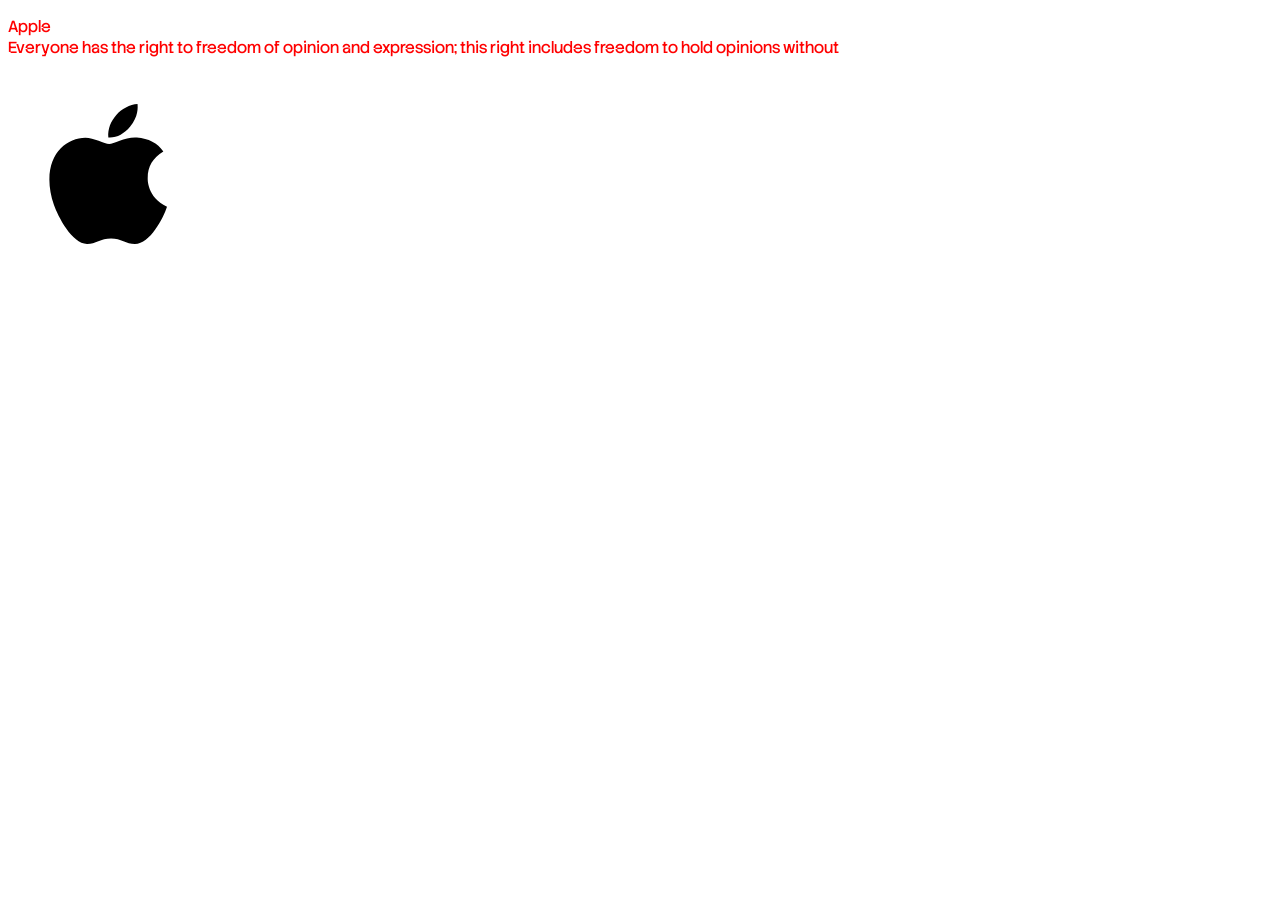
<file: HTMLTask002/index.html>
<!DOCTYPE html>
<html lang="en">

<head>
    <meta charset="UTF-8">
    <meta name="viewport" content="width=device-width, initial-scale=1.0">
    <link rel="stylesheet" href="style.css">
    <link rel="preconnect" href="https://fonts.googleapis.com">
    <link rel="preconnect" href="https://fonts.gstatic.com" crossorigin>
    <link href="https://fonts.googleapis.com/css2?family=Stack+Sans+Notch:wght@200..700&display=swap" rel="stylesheet">
    <title>FontSite</title>
</head>

<body>
    <div>
        <p class="font">
            Apple <br>
            Everyone has the right to freedom of opinion and expression; this right includes freedom to hold opinions without
        </p>
    </div>
    <svg class="icon-apple" xmlns="http://www.w3.org/2000/svg" viewBox="0 0 640 640"><!--Font Awesome Free v7.1.0 by @fontawesome - https://fontawesome.com License - https://fontawesome.com/license/free Copyright 2025 Fonticons, Inc.--><path d="M447.1 332.7C446.9 296 463.5 268.3 497.1 247.9C478.3 221 449.9 206.2 412.4 203.3C376.9 200.5 338.1 224 323.9 224C308.9 224 274.5 204.3 247.5 204.3C191.7 205.2 132.4 248.8 132.4 337.5C132.4 363.7 137.2 390.8 146.8 418.7C159.6 455.4 205.8 545.4 254 543.9C279.2 543.3 297 526 329.8 526C361.6 526 378.1 543.9 406.2 543.9C454.8 543.2 496.6 461.4 508.8 424.6C443.6 393.9 447.1 334.6 447.1 332.7zM390.5 168.5C417.8 136.1 415.3 106.6 414.5 96C390.4 97.4 362.5 112.4 346.6 130.9C329.1 150.7 318.8 175.2 321 202.8C347.1 204.8 370.9 191.4 390.5 168.5z"/></svg>
</body>

</html>
</file>
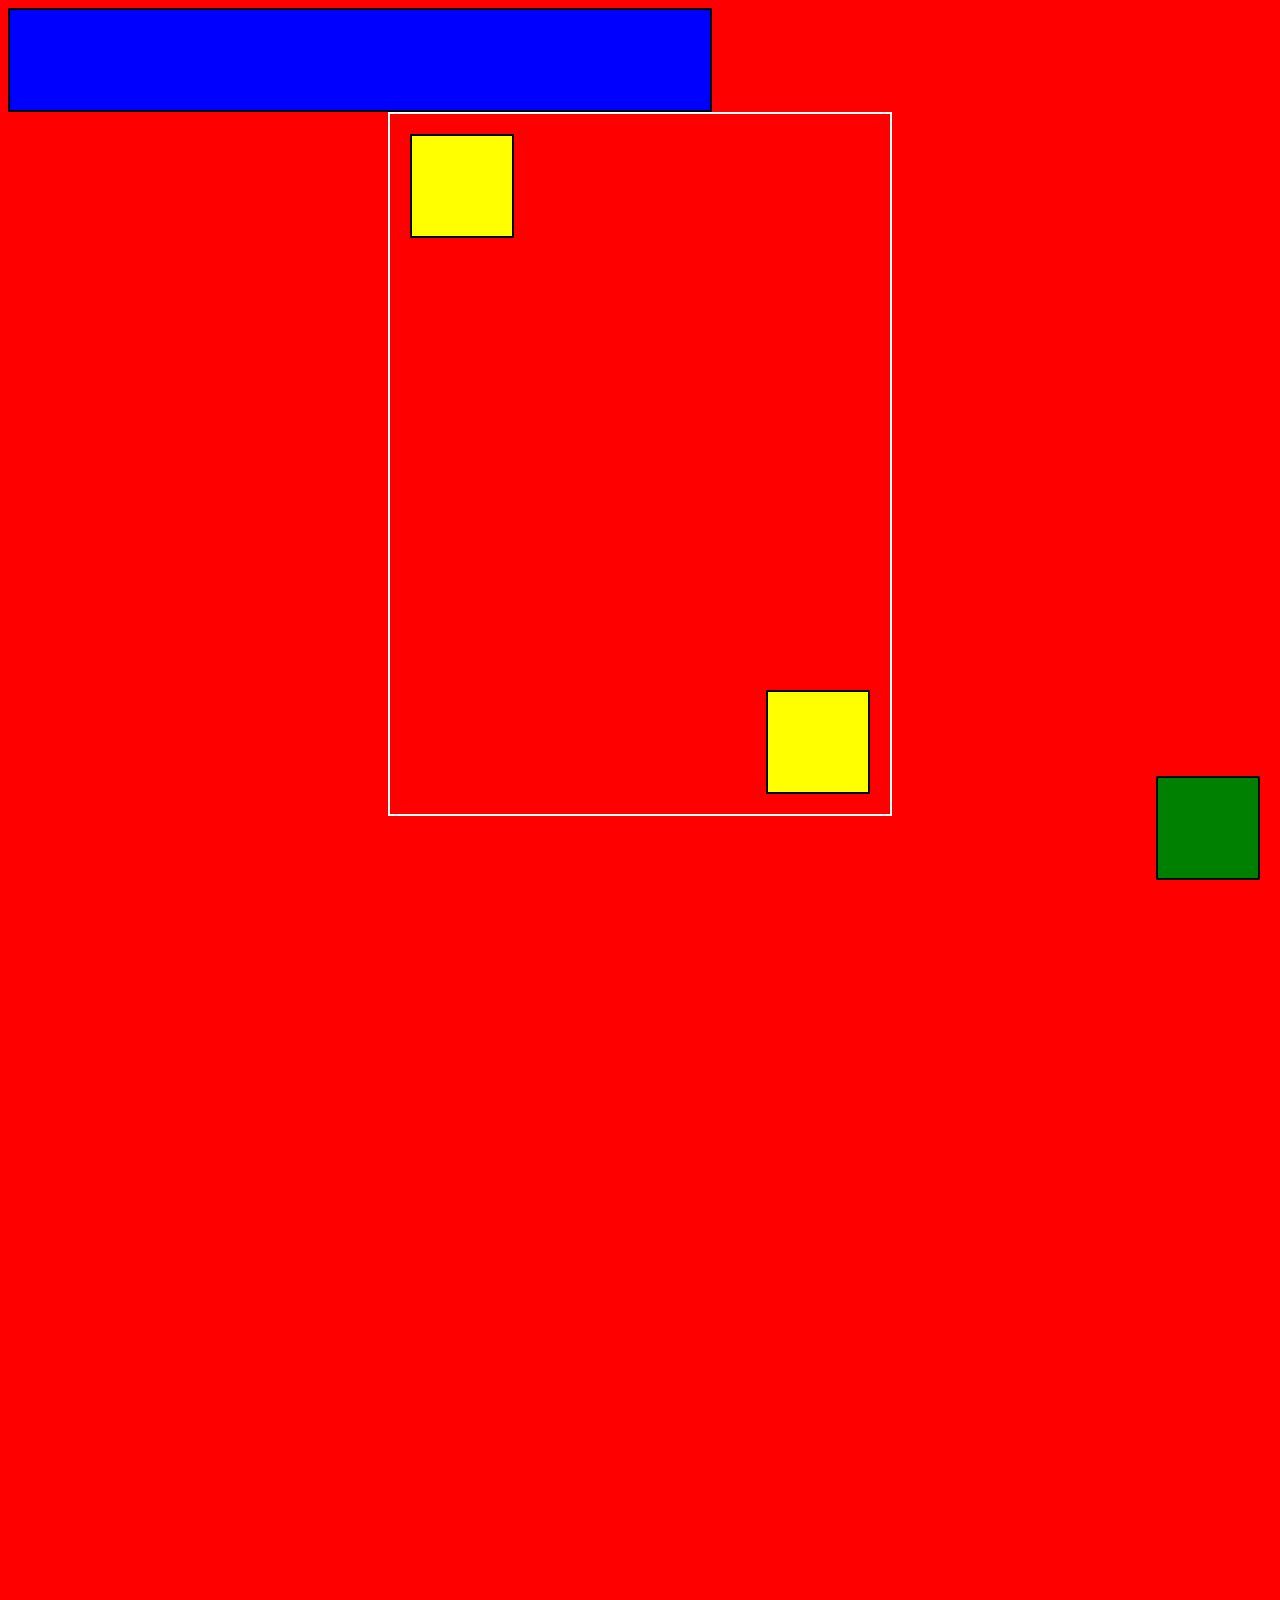
<file: HTMLTask004/index.html>
<!DOCTYPE html>
<html lang="en">
<head>
    <meta charset="UTF-8">
    <meta name="viewport" content="width=device-width, initial-scale=1.0">
    <title>Position Example</title>
    <link rel="stylesheet" href="/HTMLTask004/style.css">
</head>
<body>
    <div class="child4">
        
    </div>
    <div class="parent">
       <div class="child">

       </div>
       <div class="child2">

       </div>
       <div class="child3">

       </div>
    
    </div>
  
</body>
</html>
</file>
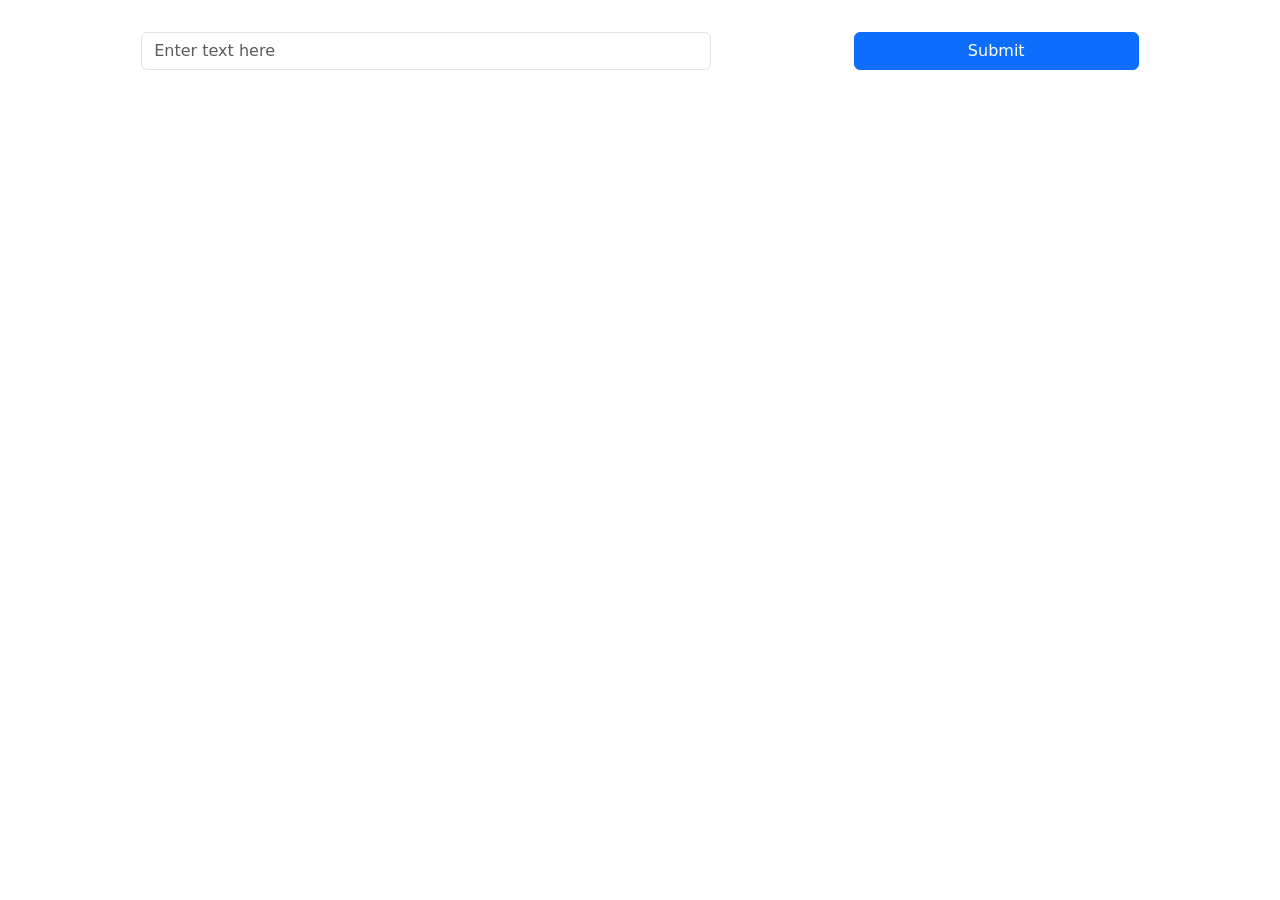
<file: HTMLTask009/index.html>
<!DOCTYPE html>
<html lang="en">
<head>
    <meta charset="UTF-8">
    <meta name="viewport" content="width=device-width, initial-scale=1">
    <title>List Test</title>
    <link rel="stylesheet" href="https://cdnjs.cloudflare.com/ajax/libs/font-awesome/6.5.0/css/all.min.css">
    <link rel="stylesheet" href="https://cdn.jsdelivr.net/npm/bootstrap@5.3.0/dist/css/bootstrap.min.css">
</head>
<body>
<div class="container">
    <div class="row mt-3 d-flex  justify-content-around">
        <input type="text" class="input form-control mt-3 w-50" placeholder="Enter text here">
        <button class="btn btn-primary mt-3 w-25">Submit</button>
    </div>
    <div class="row">
        <ul class="list-group mt-3 list">
<!--            <li class="list-group-item">Item 1</li>-->
<!--            <li class="list-group-item">Item 2</li>-->
<!--            <li class="list-group-item">Item 3</li>-->
<!--            <li class="list-group-item">Item 4</li>-->
<!--            <li class="list-group-item">Item 5</li>-->
        </ul>
</div>
</div>
</body>
</html>
<script src="https://cdn.jsdelivr.net/npm/bootstrap@5.3.0/dist/js/bootstrap.bundle.min.js"></script>
<script src="./script.js"></script>
</file>
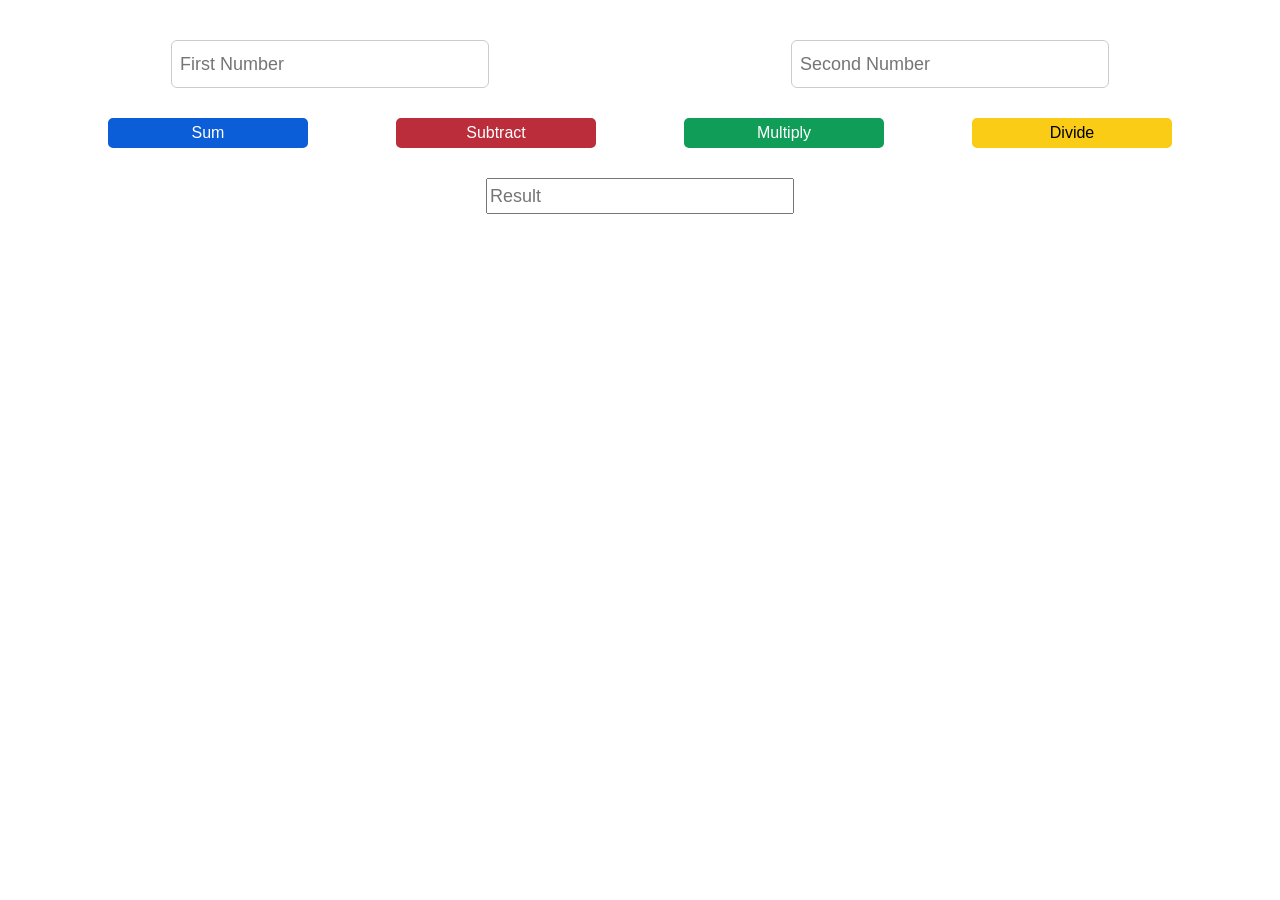
<file: HTMLTask010/index.html>
<!DOCTYPE html>
<html lang="en">
<head>
    <meta charset="UTF-8">
    <title>Basic Calculator</title>
    <link rel="stylesheet" href="./style.css">
</head>
<body>

<div class="input">
    <input type="number" id="num1" placeholder="First Number">
    <input type="number" id="num2" placeholder="Second Number">
</div>

<div class="operations">
    <button class="btn btn-blue">Sum</button>
    <button class="btn btn-red">Subtract</button>
    <button class="btn btn-green">Multiply</button>
    <button class="btn btn-yellow">Divide</button>
</div>

<div class="result">
    <input type="text" id="result" placeholder="Result" readonly>
</div>
</body>
</html>
<script src="./script.js"></script>
</file>
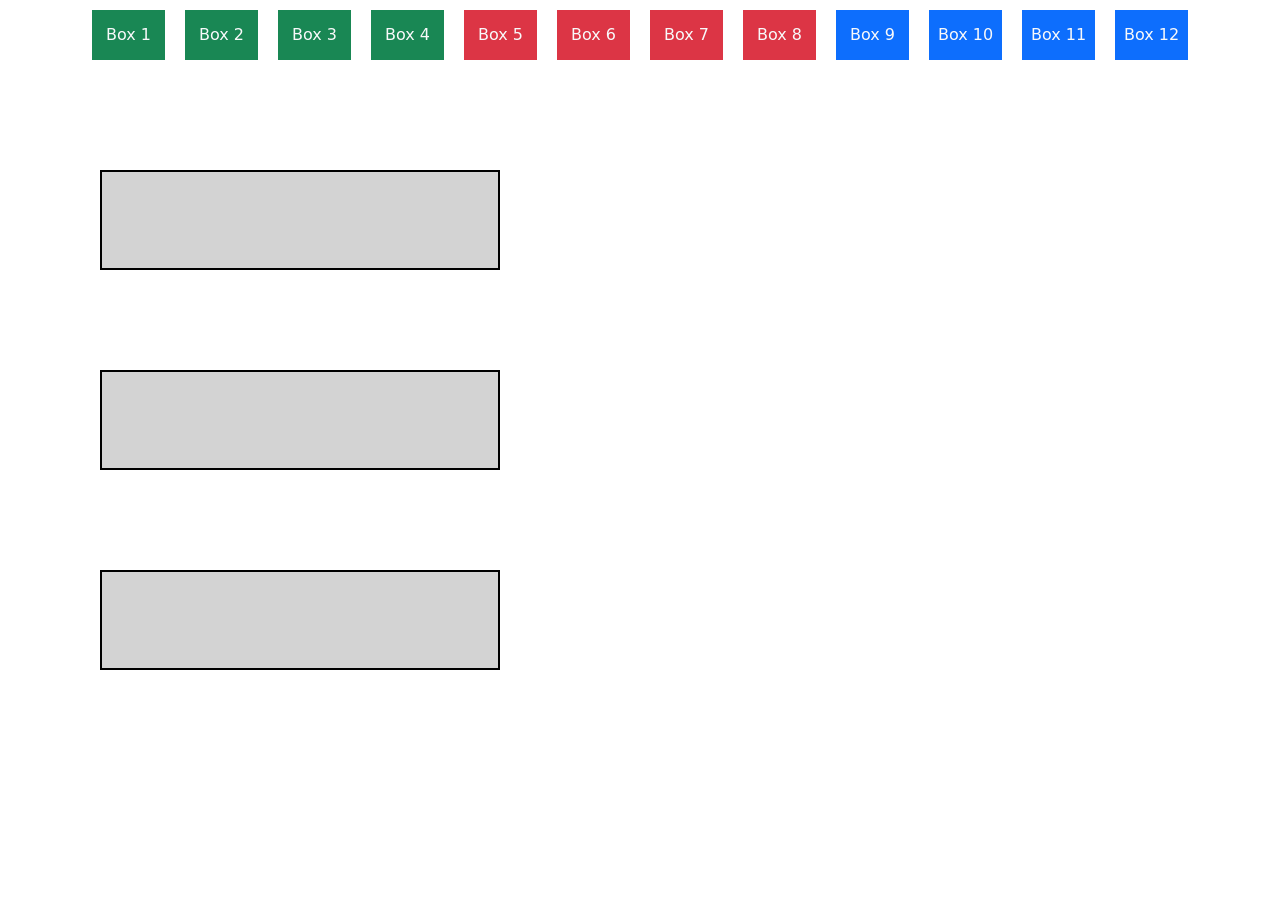
<file: HTMLTask011/index.html>
<!DOCTYPE html>
<html lang="en">

<head>
    <meta charset="UTF-8">
    <meta name="viewport" content="width=device-width, initial-scale=1.0">
    <title>Box Drag</title>
    <link rel="stylesheet" href="./style.css">

    <link href="https://cdn.jsdelivr.net/npm/bootstrap@5.0.2/dist/css/bootstrap.min.css" rel="stylesheet"
        integrity="sha384-EVSTQN3/azprG1Anm3QDgpJLIm9Nao0Yz1ztcQTwFspd3yD65VohhpuuCOmLASjC" crossorigin="anonymous">
</head>

<body>
    <div class="container d-flex  justify-content-around" id="container">

        <div class="box bg-success text-light" id="box1" draggable="true">Box 1</div>
        <div class="box bg-success text-light" id="box2" draggable="true">Box 2</div>
        <div class="box bg-success text-light" id="box3" draggable="true">Box 3</div>
        <div class="box bg-success text-light" id="box4" draggable="true">Box 4</div>
        <div class="box bg-danger text-light" id="box5" draggable="true">Box 5</div>
        <div class="box bg-danger text-light" id="box6" draggable="true">Box 6</div>
        <div class="box bg-danger text-light" id="box7" draggable="true">Box 7</div>
        <div class="box bg-danger text-light" id="box8" draggable="true">Box 8</div>
        <div class="box bg-primary text-light" id="box9" draggable="true">Box 9</div>
        <div class="box bg-primary text-light" id="box10" draggable="true">Box 10</div>
        <div class="box bg-primary text-light" id="box11" draggable="true">Box 11</div>
        <div class="box bg-primary text-light" id="box12" draggable="true">Box 12</div>


    </div>

    <div class="container1" id="container1"></div>
    <div class="container1" id="container2"></div>
    <div class="container1" id="container3"></div>
</body>

</html>
<script src="./script.js"></script>
</file>
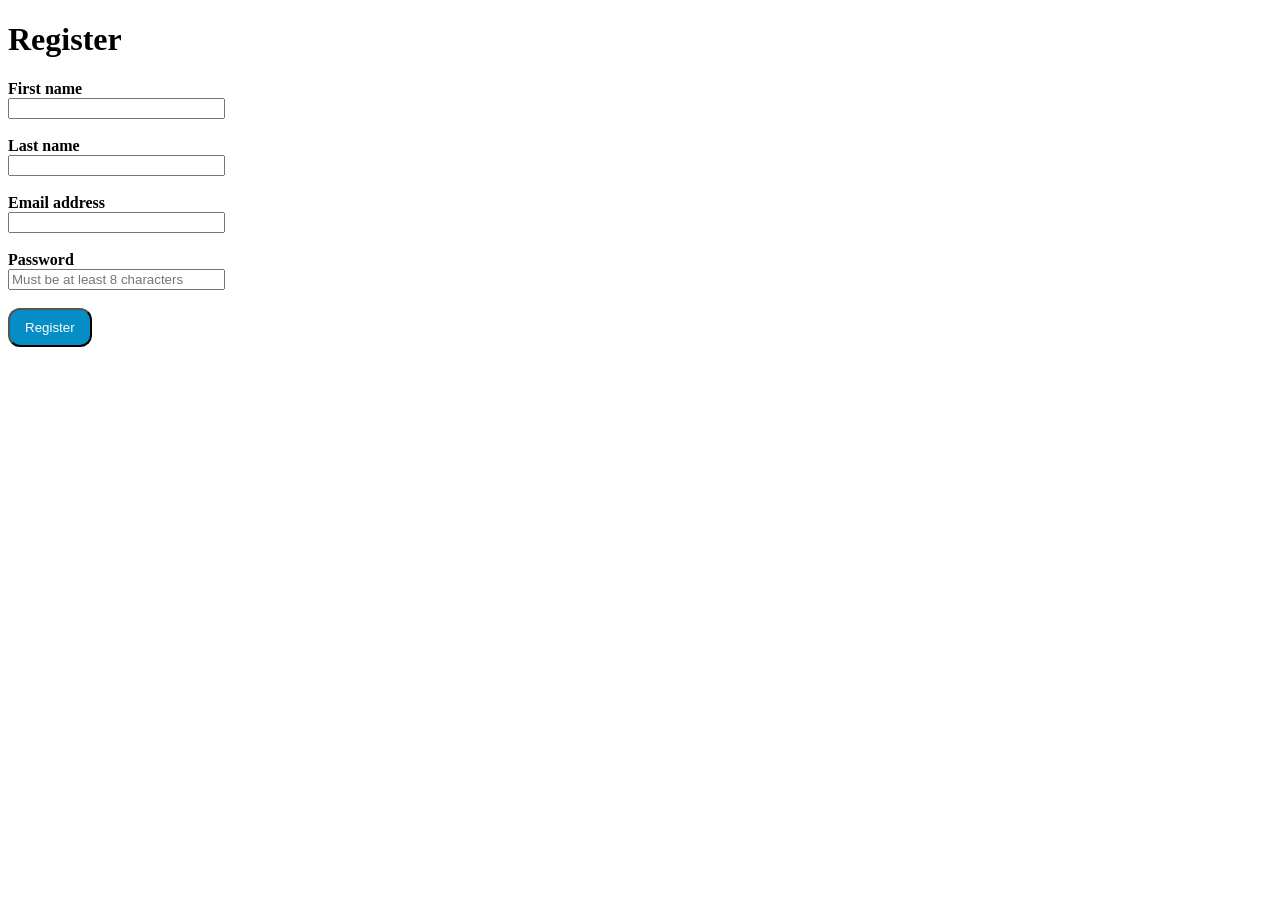
<file: HTMLTask001/index2.html>
<!DOCTYPE html>
<html lang="en">
<head>
    <meta charset="UTF-8">
    <title>FormSite</title>
</head>
<body>

<form action="https://httpbin.org/post" method="post" target="_blank">
<h1>Register</h1>
<label><b>First name</b></label> <br>
<input type="text" size="25px"> <br> <br>
<label><b>Last name</b></label> <br>
<input type="text" size="25px"> <br> <br>
<label><b>Email address</b></label> <br>
<input type="email" size="25px"> <br> <br>
<label><b>Password</b></label> <br>
<input type="password" size="25px" placeholder="Must be at least 8 characters"> <br> <br>
<input type="submit" value="Register"
       style="background-color: rgb(4, 142, 197); border-radius: 12px ; color: white; padding-bottom: 10px; padding-top: 10px;padding-left: 15px;padding-right: 15px;">
</form>

</body>
</html>
</file>
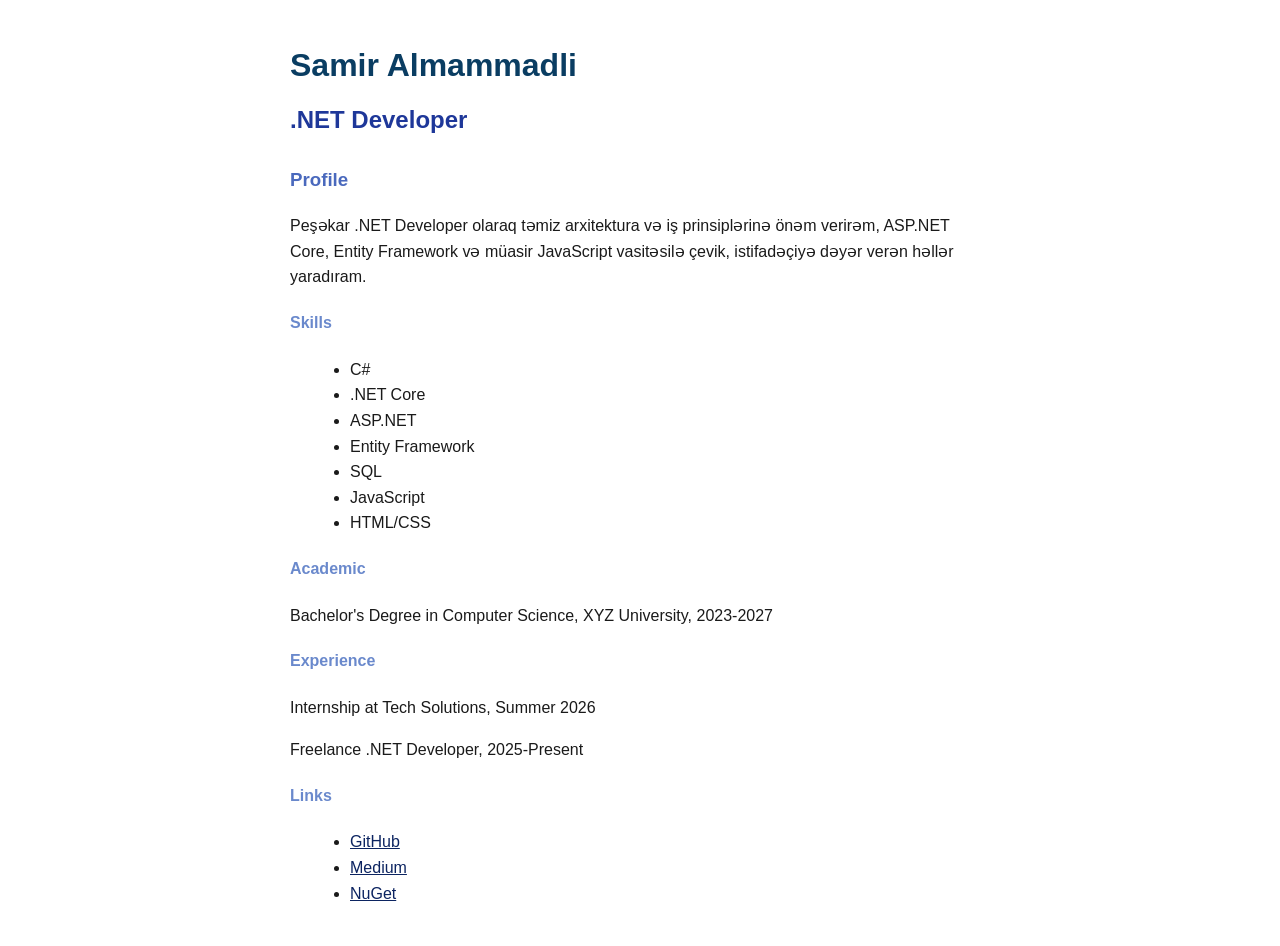
<file: HTMLTask001/index3.html>
<!DOCTYPE html>
<html lang="en">
<head>
    <meta charset="UTF-8">
    <title>CVSite</title>
</head>
<body style="max-width:700px; margin:40px auto; font-family:Arial; line-height:1.6; color:#1a1a1a;">

<h1 style="color:#0a3d62; margin-bottom:10px;">Samir Almammadli</h1>
<h2 style="color:#1e3799; margin-top:0;">.NET Developer</h2>

<h3 style="color:#4a69bd; margin-top:25px;">Profile</h3>
<p style="margin-bottom:15px;">Peşəkar .NET Developer olaraq təmiz arxitektura və iş prinsiplərinə önəm verirəm, ASP.NET
    Core, Entity Framework və müasir JavaScript vasitəsilə çevik, istifadəçiyə dəyər verən həllər yaradıram.</p>
<p style="margin-bottom:15px;"></p>

<h4 style="color:#6a89cc; margin-top:20px;">Skills</h4>
<ul style="margin-left:20px; line-height:1.6;">
    <li>C#</li>
    <li>.NET Core</li>
    <li>ASP.NET</li>
    <li>Entity Framework</li>
    <li>SQL</li>
    <li>JavaScript</li>
    <li>HTML/CSS</li>
</ul>

<h4 style="color:#6a89cc; margin-top:20px;">Academic</h4>
<p style="margin-bottom:15px;">Bachelor's Degree in Computer Science, XYZ University, 2023-2027</p>

<h4 style="color:#6a89cc; margin-top:20px;">Experience</h4>
<p style="margin-bottom:5px;">Internship at Tech Solutions, Summer 2026</p>
<p style="margin-bottom:15px;">Freelance .NET Developer, 2025-Present</p>

<h4 style="color:#6a89cc; margin-top:20px;">Links</h4>
<ul style="margin-left:20px; line-height:1.6;">
    <li><a href="https://github.com/Smr-25" target="_blank" style="color:#0c2461;">GitHub</a></li>
    <li><a href="https://medium.com/@Smr-25" target="_blank" style="color:#0c2461;">Medium</a></li>
    <li><a href="https://www.nuget.org/profiles/Smr-25" target="_blank" style="color:#0c2461;">NuGet</a></li>
</ul>

</body>
</html>
</file>
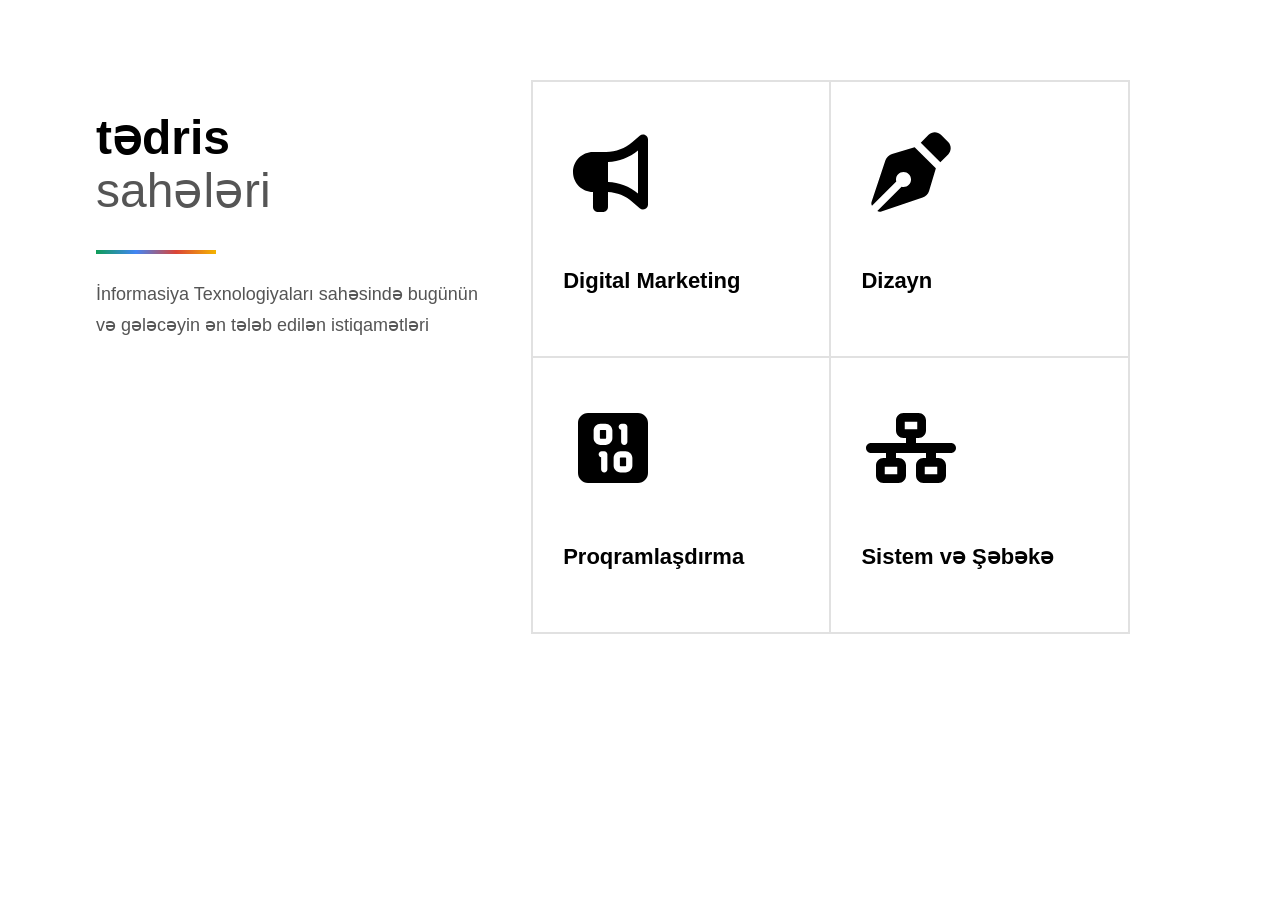
<file: HTMLTask003/CodeAcademyOld.html>
<!DOCTYPE html>
<html lang="az">
<head>
    <meta charset="UTF-8">
    <meta name="viewport" content="width=device-width, initial-scale=1.0">
    <title>Code Academy Old</title>
    <link rel="stylesheet" href="style3.css">
</head>
<body>

<div class="section">

    <div class="left">
        <h1 class="title">tədris<br><span>sahələri</span></h1>

        <div class="color-line"></div>

        <p class="info">
            İnformasiya Texnologiyaları sahəsində bugünün və gələcəyin ən
            tələb edilən istiqamətləri
        </p>
    </div>

    <div class="right">
        <div class="grid">


            <div class="card">
                <svg xmlns="http://www.w3.org/2000/svg" viewBox="0 0 640 640"><path d="M525.2 82.9C536.7 88 544 99.4 544 112L544 528C544 540.6 536.7 552 525.2 557.1C513.7 562.2 500.4 560.3 490.9 552L444.3 511.3C400.7 473.2 345.6 451 287.9 448.3L287.9 544C287.9 561.7 273.6 576 255.9 576L223.9 576C206.2 576 191.9 561.7 191.9 544L191.9 448C121.3 448 64 390.7 64 320C64 249.3 121.3 192 192 192L276.5 192C338.3 191.8 397.9 169.3 444.4 128.7L491 88C500.4 79.7 513.9 77.8 525.3 82.9zM288 384L288 384.2C358.3 386.9 425.8 412.7 480 457.6L480 182.3C425.8 227.2 358.3 253 288 255.7L288 384z"/></svg>
                <h3>Digital Marketing</h3>
            </div>


            <div class="card">
                <svg xmlns="http://www.w3.org/2000/svg" viewBox="0 0 640 640"><path d="M432.5 82.3L382.4 132.4L507.7 257.7L557.8 207.6C579.7 185.7 579.7 150.3 557.8 128.4L511.7 82.3C489.8 60.4 454.4 60.4 432.5 82.3zM343.3 161.2L342.8 161.3L198.7 204.5C178.8 210.5 163 225.7 156.4 245.5L67.8 509.8C64.9 518.5 65.9 528 70.3 535.8L225.7 380.4C224.6 376.4 224.1 372.3 224.1 368C224.1 341.5 245.6 320 272.1 320C298.6 320 320.1 341.5 320.1 368C320.1 394.5 298.6 416 272.1 416C267.8 416 263.6 415.4 259.7 414.4L104.3 569.7C112.1 574.1 121.5 575.1 130.3 572.2L394.6 483.6C414.3 477 429.6 461.2 435.6 441.3L478.8 297.2L478.9 296.7L343.4 161.2z"/></svg>
                <h3>Dizayn</h3>
            </div>


            <div class="card">
                <svg xmlns="http://www.w3.org/2000/svg" viewBox="0 0 640 640"><path d="M96 160C96 124.7 124.7 96 160 96L480 96C515.3 96 544 124.7 544 160L544 480C544 515.3 515.3 544 480 544L160 544C124.7 544 96 515.3 96 480L96 160zM240 164C215.7 164 196 183.7 196 208L196 256C196 280.3 215.7 300 240 300L272 300C296.3 300 316 280.3 316 256L316 208C316 183.7 296.3 164 272 164L240 164zM236 208C236 205.8 237.8 204 240 204L272 204C274.2 204 276 205.8 276 208L276 256C276 258.2 274.2 260 272 260L240 260C237.8 260 236 258.2 236 256L236 208zM376 164C365 164 356 173 356 184C356 193.7 362.9 201.7 372 203.6L372 280C372 291 381 300 392 300C403 300 412 291 412 280L412 184C412 173 403 164 392 164L376 164zM228 360C228 369.7 234.9 377.7 244 379.6L244 456C244 467 253 476 264 476C275 476 284 467 284 456L284 360C284 349 275 340 264 340L248 340C237 340 228 349 228 360zM324 384L324 432C324 456.3 343.7 476 368 476L400 476C424.3 476 444 456.3 444 432L444 384C444 359.7 424.3 340 400 340L368 340C343.7 340 324 359.7 324 384zM368 380L400 380C402.2 380 404 381.8 404 384L404 432C404 434.2 402.2 436 400 436L368 436C365.8 436 364 434.2 364 432L364 384C364 381.8 365.8 380 368 380z"/></svg>
                <h3>Proqramlaşdırma</h3>
            </div>


            <div class="card">
                <svg xmlns="http://www.w3.org/2000/svg" viewBox="0 0 640 640"><path d="M280 152L360 152L360 200L280 200L280 152zM272 96C245.5 96 224 117.5 224 144L224 208C224 234.5 245.5 256 272 256L288 256L288 288L64 288C46.3 288 32 302.3 32 320C32 337.7 46.3 352 64 352L160 352L160 384L144 384C117.5 384 96 405.5 96 432L96 496C96 522.5 117.5 544 144 544L240 544C266.5 544 288 522.5 288 496L288 432C288 405.5 266.5 384 240 384L224 384L224 352L416 352L416 384L400 384C373.5 384 352 405.5 352 432L352 496C352 522.5 373.5 544 400 544L496 544C522.5 544 544 522.5 544 496L544 432C544 405.5 522.5 384 496 384L480 384L480 352L576 352C593.7 352 608 337.7 608 320C608 302.3 593.7 288 576 288L352 288L352 256L368 256C394.5 256 416 234.5 416 208L416 144C416 117.5 394.5 96 368 96L272 96zM480 440L488 440L488 488L408 488L408 440L480 440zM224 440L232 440L232 488L152 488L152 440L224 440z"/></svg>
                <h3>Sistem və Şəbəkə</h3>
            </div>

        </div>
    </div>

</div>

</body>
</html>
</file>
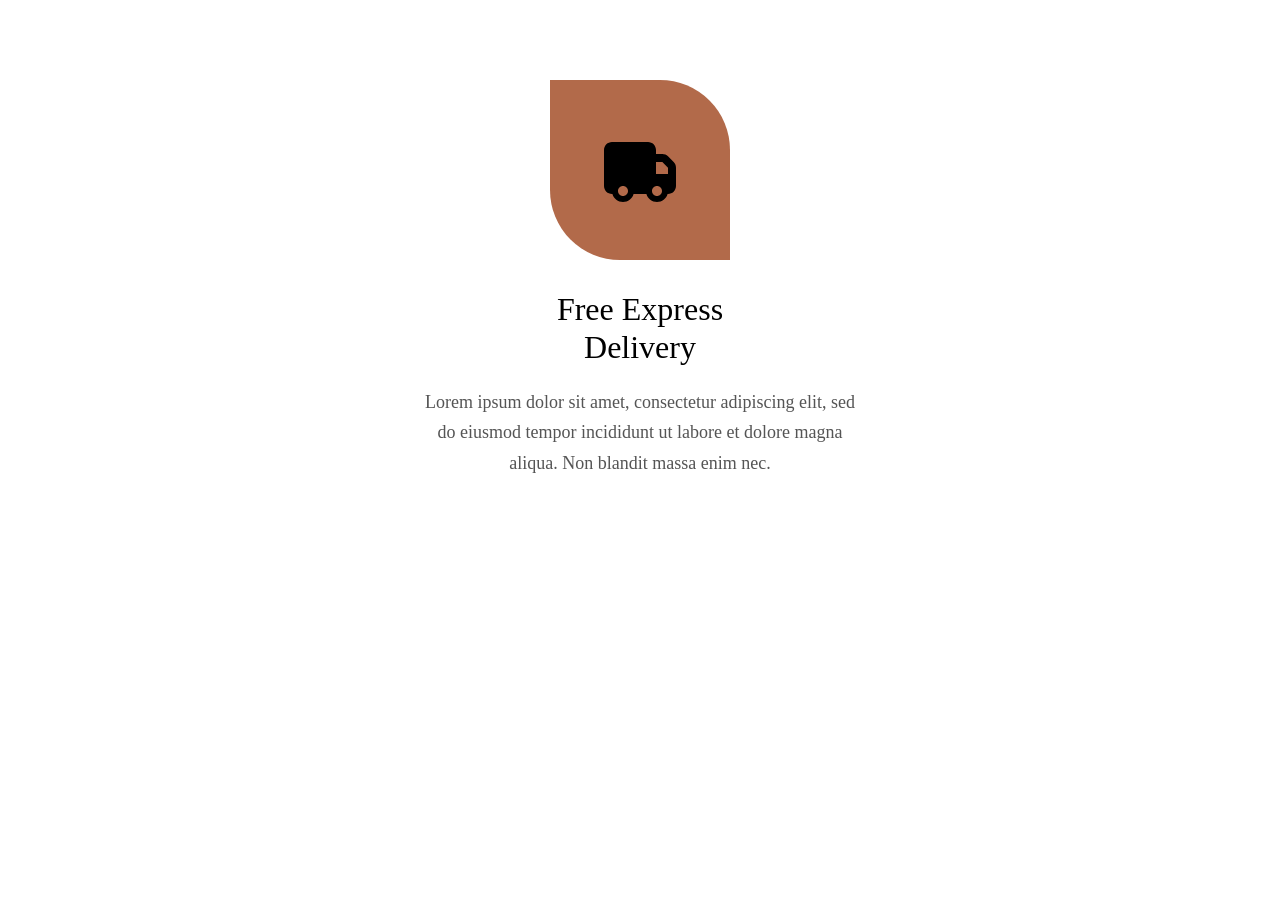
<file: HTMLTask003/Delivery.html>
<!DOCTYPE html>
<html lang="az">
<head>
    <meta charset="UTF-8">
    <meta name="viewport" content="width=device-width, initial-scale=1.0">
    <title>Service Card</title>
    <link rel="stylesheet" href="style2.css">
</head>
<body>

<div class="service-card">
    <div class="icon-box">
        <svg xmlns="http://www.w3.org/2000/svg" viewBox="0 0 640 640"><!--!Font Awesome Free v7.1.0 by @fontawesome - https://fontawesome.com License - https://fontawesome.com/license/free Copyright 2025 Fonticons, Inc.--><path d="M32 160C32 124.7 60.7 96 96 96L384 96C419.3 96 448 124.7 448 160L448 192L498.7 192C515.7 192 532 198.7 544 210.7L589.3 256C601.3 268 608 284.3 608 301.3L608 448C608 483.3 579.3 512 544 512L540.7 512C530.3 548.9 496.3 576 456 576C415.7 576 381.8 548.9 371.3 512L268.7 512C258.3 548.9 224.3 576 184 576C143.7 576 109.8 548.9 99.3 512L96 512C60.7 512 32 483.3 32 448L32 160zM544 352L544 301.3L498.7 256L448 256L448 352L544 352zM224 488C224 465.9 206.1 448 184 448C161.9 448 144 465.9 144 488C144 510.1 161.9 528 184 528C206.1 528 224 510.1 224 488zM456 528C478.1 528 496 510.1 496 488C496 465.9 478.1 448 456 448C433.9 448 416 465.9 416 488C416 510.1 433.9 528 456 528z"/></svg>
    </div>

    <h2>Free Express<br>Delivery</h2>

    <p>
        Lorem ipsum dolor sit amet, consectetur adipiscing elit, sed do eiusmod
        tempor incididunt ut labore et dolore magna aliqua. Non blandit massa enim nec.
    </p>
</div>

</body>
</html>
</file>
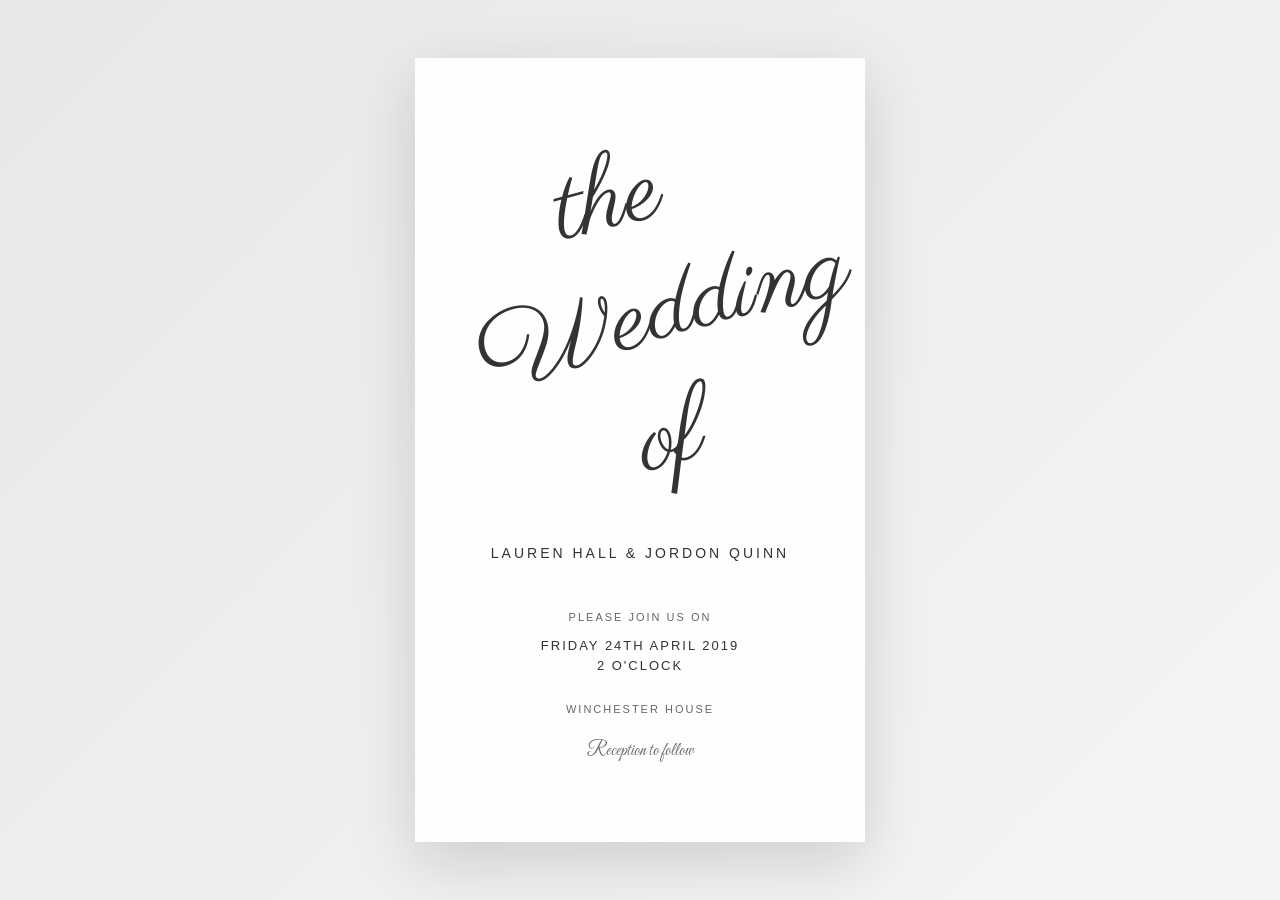
<file: HTMLTask003/WeddingInvitation.html>
<!DOCTYPE html>
<html lang="en">
<head>
    <meta charset="UTF-8">
    <meta name="viewport" content="width=device-width, initial-scale=1.0">
    <title>Wedding Invitation</title>
    <link rel="stylesheet" href="style4.css">
    <link rel="preconnect" href="https://fonts.googleapis.com">
    <link rel="preconnect" href="https://fonts.gstatic.com" crossorigin>
    <link href="https://fonts.googleapis.com/css2?family=Great+Vibes&family=Parisienne&display=swap" rel="stylesheet">
<body>
<div class="invitation-card">
    <div class="wedding-title">the<br>Wedding<br>of</div>
    <div class="names">LAUREN HALL & JORDON QUINN</div>
    <div class="join-text">PLEASE JOIN US ON</div>
    <div class="date">FRIDAY 24TH APRIL 2019</div>
    <div class="time">2 O'CLOCK</div>
    <div class="venue">WINCHESTER HOUSE</div>
    <div class="reception">Reception to follow</div>
</div>
</body>
</html>
</file>
<file: HTMLTask002/style.css>
p{
    color: red;
    font-family: "Stack Sans Notch", sans-serif;

}
.stack-sans-notch-font {
    font-family: "Stack Sans Notch", sans-serif;
    font-optical-sizing: auto;
    font-weight: 2;
    font-style: normal;
  }
  .icon-apple{
    width: 200px;
    height: 200px;
  }
</file>
<file: HTMLTask004/style.css>
.parent{
    border: 2px solid white;
    width: 500px;
    height: 700px;
    margin: auto;
    position: relative;
}
body{
    background-color: red;
    height: 10000px;
}

.parent .child{
    border: 2px solid black;
    width: 100px;
    height: 100px;
    background-color: yellow;
    position: relative;
    top: 20px;
    left: 20px;
    
}
.parent .child2{
    border: 2px solid black;
    width: 100px;
    height: 100px;
    background-color: yellow;
    position: absolute;
    right: 20px;
    bottom: 20px;
    
}
.parent .child3{
    border: 2px solid black;
    width: 100px;
    height: 100px;
    background-color: green;
    position: fixed;
    right: 20px;
    bottom: 20px;
    
}
 .child4{
    border: 2px solid black;
    width: 700px;
    height: 100px;
    background-color: blue;
    position: sticky;
    z-index: 10;
    top: 0;
}
</file>
<file: HTMLTask010/style.css>
body {
    font-family: Arial, sans-serif;
    margin: 0;
    padding: 20px;
}


.input {
    margin-top: 20px;
    display: flex;
    align-items: center;
    justify-content: space-around;
}

.input input {
    width: 300px;
    height: 30px;
    font-size: 18px;
    padding: 8px;
    border-radius: 6px;
    border: 1px solid #ccc;
}

.operations {
    margin-top: 30px;
    display: flex;
    align-items: center;
    justify-content: space-evenly;
}

.btn {
    width: 200px;
    height: 30px;
    border-radius: 5px;
    border: 2px solid transparent;
    color: white;
    cursor: pointer;
    font-size: 16px;
}

.btn-blue {
    background-color: #0b5ed7;
    border-color: #0b5ed7;
}

.btn-red {
    background-color: #bb2d3b;
    border-color: #bb2d3b;
}

.btn-green {
    background-color: #0f9d58;
    border-color: #0f9d58;
}

.btn-yellow {
    background-color: #facc15;
    border-color: #facc15;
    color: black;
}

.result {
    margin-top: 30px;
    text-align: center;
    font-size: 20px;
    font-weight: bold;
}

.result input {
    width: 300px;
    height: 30px;
    text-align: left;
    font-size: 18px;
}
</file>
<file: HTMLTask011/style.css>
.container1{
    border: 2px solid black;
    height: 100px;
    margin: 100px;
    width: 400px;
    display: flex;
    justify-content: space-around;
    align-items: center;
    background-color: lightgray;
    
}
.box{
    width: 200px;
    height: 50px;
    margin: 10px;
    text-align: center;
    line-height: 50px;
}
</file>
<file: HTMLTask003/style3.css>
body {
    margin: 0;
    padding: 0;
    font-family: 'Poppins', sans-serif;
    background: #fff;
}

.section {
    width: 85%;
    margin: 80px auto;
    display: flex;
}


.left {
    width: 40%;
}

.title {
    font-size: 48px;
    line-height: 1.1;
    font-weight: 700;
}

.title span {
    font-weight: 300;
    color: #555;
}

.color-line {
    width: 120px;
    height: 4px;
    margin: 25px 0;
    background: linear-gradient(to right, #0f9d58, #4285f4, #db4437, #f4b400);
}

.info {
    color: #555;
    font-size: 18px;
    width: 90%;
    line-height: 1.7;
}


.right {
    width: 55%;
}

.grid {
    display: grid;
    grid-template-columns: repeat(2, 1fr);
    border: 1px solid #e1e1e1;
}

.card {
    padding: 40px 30px;
    border: 1px solid #e1e1e1;
    text-align: left;
}

.card svg {
    width: 100px;
    margin-bottom: 20px;
}

.card h3 {
    font-size: 22px;
    font-weight: 600;
}
</file>
<file: HTMLTask003/style2.css>
.service-card {
    width: 450px;
    margin: 80px auto;
    text-align: center;
}

.icon-box {
    width: 180px;
    height: 180px;
    background: #b26a4a;
    margin: 0 auto 30px;
    border-radius: 0 70px 0 70px;
    display: flex;
    justify-content: center;
    align-items: center;
}

.icon-box svg {
    width: 80px;
    filter: brightness(1000%);
}

.service-card h2 {
    font-size: 32px;
    font-weight: 500;
    margin-bottom: 20px;
    line-height: 1.2;
}

.service-card p {
    font-size: 18px;
    color: #555;
    line-height: 1.7;
}
</file>
<file: HTMLTask003/style4.css>
* {
    margin: 0;
    padding: 0;
    box-sizing: border-box;
}

body {
    font-family: 'Montserrat', sans-serif;
    background: linear-gradient(135deg, #e8e8e8 0%, #f5f5f5 100%);
    display: flex;
    justify-content: center;
    align-items: center;
    min-height: 100vh;
    padding: 20px;
}

.invitation-card {
    background: #fefefe;
    width: 100%;
    max-width: 450px;
    padding: 80px 60px;
    box-shadow: 0 20px 60px rgba(0, 0, 0, 0.15);
    text-align: center;
    position: relative;
}

.wedding-title {
    font-family: 'Parisienne', cursive;
    font-size: 102px;
    color: #333;
    line-height: 1.2;
    margin-bottom: 40px;
    font-weight: 400;
    transform: rotate(-15deg);
    text-align: center;
}

.names {
    font-size: 14px;
    letter-spacing: 3px;
    color: #333;
    margin-bottom: 50px;
    font-weight: 400;
    text-transform: uppercase;
}

.join-text {
    font-size: 11px;
    letter-spacing: 2px;
    color: #666;
    margin-bottom: 15px;
    text-transform: uppercase;
}

.date {
    font-size: 13px;
    letter-spacing: 2px;
    color: #333;
    margin-bottom: 5px;
    text-transform: uppercase;
}

.time {
    font-size: 13px;
    letter-spacing: 2px;
    color: #333;
    margin-bottom: 30px;
    text-transform: uppercase;
}

.venue {
    font-size: 11px;
    letter-spacing: 2px;
    color: #666;
    margin-bottom: 25px;
    text-transform: uppercase;
}

.reception {
    font-family: 'Great Vibes', cursive;
    font-size: 18px;
    color: #666;
    font-weight: 400;
}

.parisienne-regular {
    font-family: "Parisienne", cursive;
    font-weight: 400;
    font-style: normal;
}
</file>
